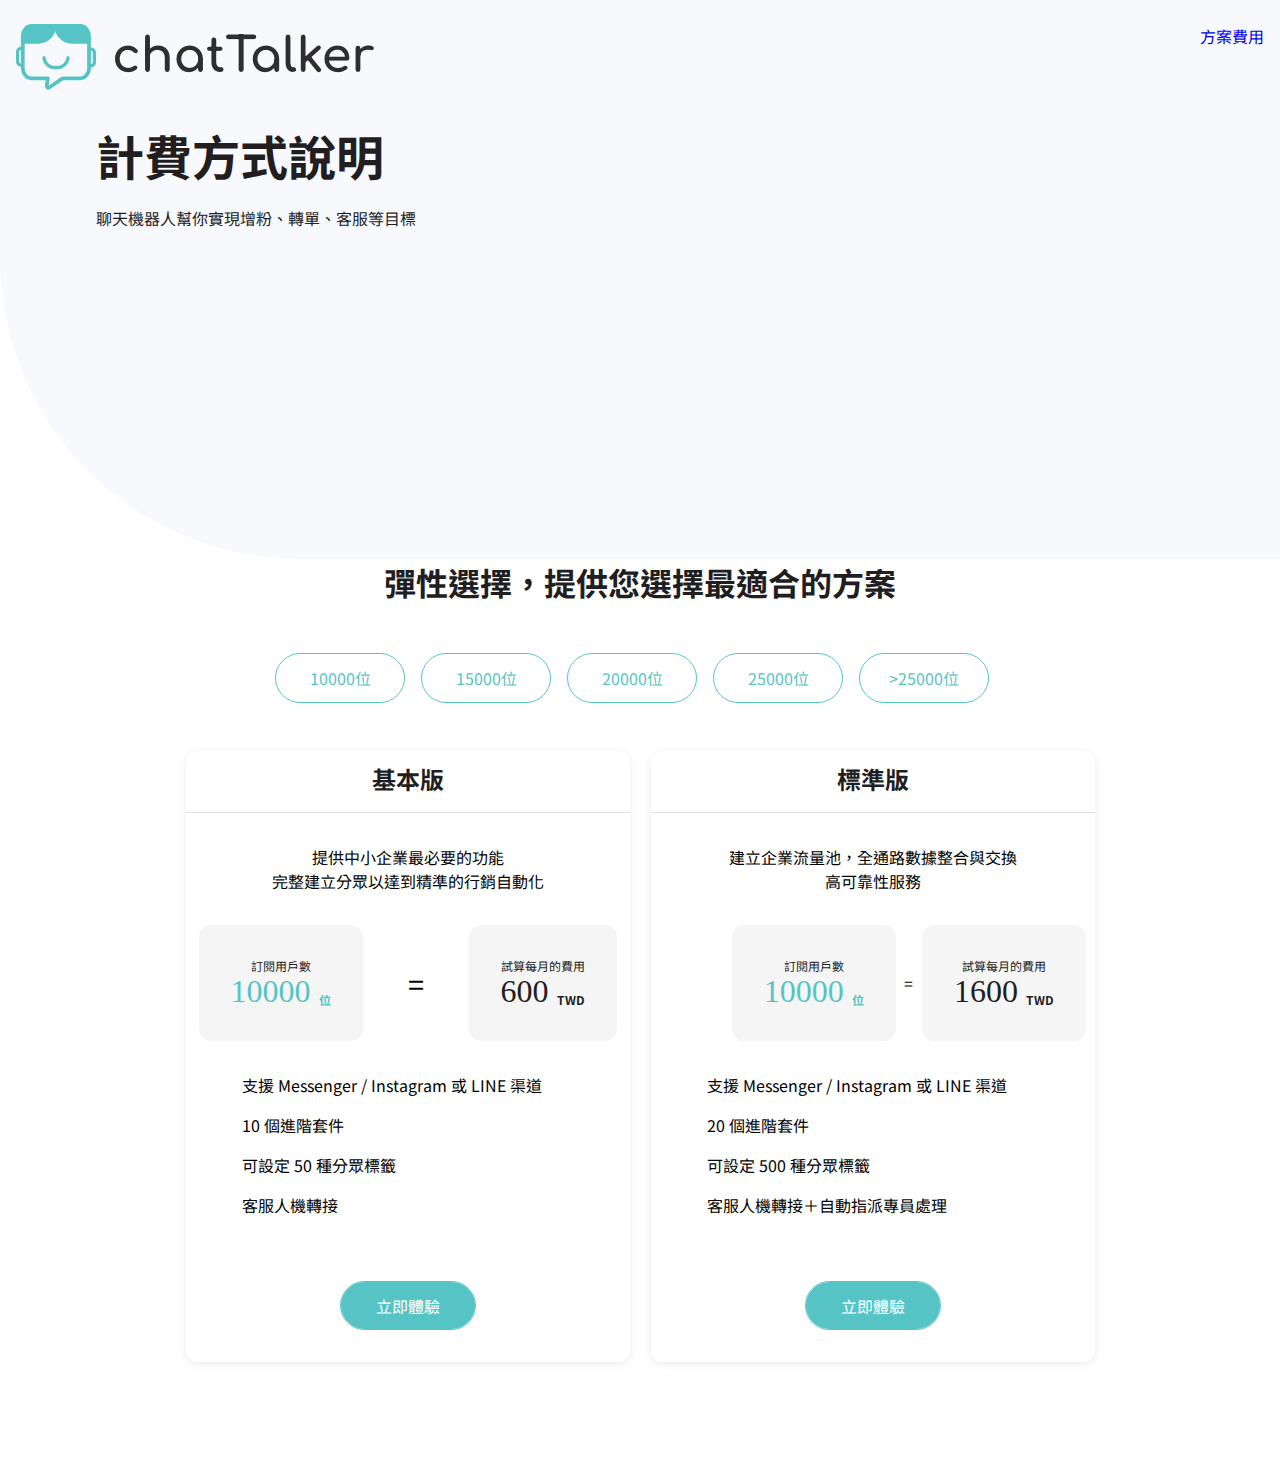
<file: 方案費用.html>
<!DOCTYPE html>
<html lang="en">
<head>
    <meta charset="UTF-8">
    <meta http-equiv="X-UA-Compatible" content="IE=edge">
    <meta name="viewport" content="width=device-width, initial-scale=1.0">
    <title>方案費用</title>
    <link rel="stylesheet" href="./Scss/all.css">
    <link rel="preconnect" href="https://fonts.googleapis.com">
    <link rel="preconnect" href="https://fonts.gstatic.com" crossorigin>
    <link href="https://fonts.googleapis.com/css2?family=Noto+Sans+TC:wght@400;700&display=swap" rel="stylesheet">
</head>
<body>
    <div class="background-header">
        <div class="header">
            <img src="./chatTalker_images/logo.png" alt="">
            <a href="#">方案費用</a>
        </div>
        <div class="content">
            <h2>計費方式說明</h2>
            <p>聊天機器人幫你實現增粉、轉單、客服等目標</p>
        </div>
    </div>
    <div class="wrap-content">
        <h2>彈性選擇，提供您選擇最適合的方案</h2>
        <ul>
            <li><a href="#">10000位</a></li>
            <li><a href="#">15000位</a></li>
            <li><a href="#">20000位</a></li>
            <li><a href="#">25000位</a></li>
            <li><a href="#">>25000位</a></li>
        </ul>
        <div class="card">
            <div class="card-left">
                <h3>基本版</h3>
                <p>提供中小企業最必要的功能<br>完整建立分眾以達到精準的行銷自動化</p>
                <div class="card-left-card">
                    <div class="left"><p>訂閱用戶數<br><span>10000</span><sub>位</sub></p></div>
                    <div><p>=</p></div>
                    <div class="right"><p>試算每月的費用<br><span>600</span><sub>TWD</sub></p>
                    </div>
                </div>
                <ul>
                    <li>支援 Messenger / Instagram 或 LINE 渠道</li>
                    <li>10 個進階套件</li>
                    <li>可設定 50 種分眾標籤</li>
                    <li>客服人機轉接</li>
                </ul>
                    <a href="#">立即體驗</a>
            </div>

            <div class="card-right">
                <h3>標準版</h3>
                <p>建立企業流量池，全通路數據整合與交換<br>高可靠性服務</p>
                <div class="card-right-card">
                    <p></p>
                    <div class="left">
                        <p>訂閱用戶數<br><span>10000</span><sub>位</sub></p></div>
                    <div>=</div>
                    <div class="right">
                        <p>試算每月的費用<br><span>1600</span><sub>TWD</sub></p></div>
                    </div>
                <ul>
                        <li>支援 Messenger / Instagram 或 LINE 渠道</li>
                        <li>20 個進階套件</li>
                        <li>可設定 500 種分眾標籤</li>
                        <li>客服人機轉接＋自動指派專員處理</li>
                </ul>
                    <a href="#">立即體驗</a>
            </div>
        </div>
    </div>
</body>
</html>
</file>
<file: Scss/all.css>
/* http://meyerweb.com/eric/tools/css/reset/ 
   v2.0 | 20110126
   License: none (public domain)
*/
html,
body,
div,
span,
applet,
object,
iframe,
h1,
h2,
h3,
h4,
h5,
h6,
p,
blockquote,
pre,
a,
abbr,
acronym,
address,
big,
cite,
code,
del,
dfn,
em,
img,
ins,
kbd,
q,
s,
samp,
small,
strike,
strong,
sub,
sup,
tt,
var,
b,
u,
i,
center,
dl,
dt,
dd,
ol,
ul,
li,
fieldset,
form,
label,
legend,
table,
caption,
tbody,
tfoot,
thead,
tr,
th,
td,
article,
aside,
canvas,
details,
embed,
figure,
figcaption,
footer,
header,
hgroup,
menu,
nav,
output,
ruby,
section,
summary,
time,
mark,
audio,
video {
  margin: 0;
  padding: 0;
  border: 0;
  font-size: 100%;
  font: inherit;
  vertical-align: baseline;
}

/* HTML5 display-role reset for older browsers */
article,
aside,
details,
figcaption,
figure,
footer,
header,
hgroup,
menu,
nav,
section {
  display: block;
}

body {
  line-height: 1;
}

ol,
ul {
  list-style: none;
}

blockquote,
q {
  quotes: none;
}

blockquote:before,
blockquote:after,
q:before,
q:after {
  content: '';
  content: none;
}

table {
  border-collapse: collapse;
  border-spacing: 0;
}

*,
*:before,
*:after {
  -webkit-box-sizing: border-box;
          box-sizing: border-box;
}

body {
  font-family: 'Noto Sans TC', sans-serif;
  line-height: 1.5;
}

img {
  max-width: 100%;
  height: auto;
}

a {
  text-decoration: none;
}

sub {
  vertical-align: sub;
}

.wrap {
  background-image: url("https://raw.githubusercontent.com/hexschool/webLayoutTraining1st/master/chatTalker_images/bg_home.svg");
  background-repeat: no-repeat;
  background-size: 1200px;
  background-position: right top;
}

@media (max-width: 768px) {
  .wrap {
    background-image: url("https://raw.githubusercontent.com/hexschool/webLayoutTraining1st/master/chatTalker_images/bg_home_sm.svg");
    background-size: 400px;
    background-position: left 50% top 7%;
  }
}

@media (max-width: 576px) {
  .wrap {
    background-size: 300px;
    background-position: left 50% top 7%;
  }
}

.container {
  max-width: 1120px;
  margin: 0 auto;
  padding-left: 16px;
  padding-right: 16px;
}

@media (max-width: 768px) {
  .container {
    max-width: 100%;
    padding: 0;
  }
}

.header {
  padding-top: 24px;
  padding-bottom: 30px;
  display: -webkit-box;
  display: -ms-flexbox;
  display: flex;
  -webkit-box-pack: justify;
      -ms-flex-pack: justify;
          justify-content: space-between;
}

.header img {
  max-width: 100%;
}

.header .logo-link {
  text-align: center;
  padding-top: 8px;
  width: 128px;
  height: 40px;
  font: normal normal normal 16px/24px Noto Sans TC;
  color: #ffffff;
  background: #ff5d50 0% 0% no-repeat padding-box;
  border-radius: 22px;
}

.header .logo-link:hover {
  background: blue;
  color: yellow;
}

@media (max-width: 768px) {
  .header {
    max-width: 100%;
    -webkit-box-pack: space-evenly;
        -ms-flex-pack: space-evenly;
            justify-content: space-evenly;
    margin-bottom: 32px;
    border-bottom: 2px solid #ffd153;
  }
  .header img {
    width: 30%;
  }
}

@media (max-width: 576px) {
  .header img {
    width: 50%;
  }
}

.header-content {
  display: -webkit-box;
  display: -ms-flexbox;
  display: flex;
  -webkit-box-pack: justify;
      -ms-flex-pack: justify;
          justify-content: space-between;
  -webkit-box-align: center;
      -ms-flex-align: center;
          align-items: center;
  padding-bottom: 100px;
  height: 100vh;
}

.header-content .content-left {
  display: -webkit-box;
  display: -ms-flexbox;
  display: flex;
  -webkit-box-orient: vertical;
  -webkit-box-direction: normal;
      -ms-flex-direction: column;
          flex-direction: column;
  -webkit-box-pack: center;
      -ms-flex-pack: center;
          justify-content: center;
}

.header-content .content-left h1 {
  font: normal normal bold 18px/26px Noto Sans TC;
  color: #56c4c5;
}

.header-content .content-left h2 {
  padding-top: 8px;
  padding-bottom: 16px;
  font: normal normal bold 48px/70px Noto Sans TC;
  color: #221e1f;
}

.header-content .content-left p {
  font: normal normal normal 20px/29px Noto Sans TC;
  color: #221e1f;
}

.header-content img {
  width: 532px;
  height: 534px;
}

@media (max-width: 768px) {
  .header-content {
    max-width: 100%;
    display: -webkit-box;
    display: -ms-flexbox;
    display: flex;
    -webkit-box-orient: vertical;
    -webkit-box-direction: normal;
        -ms-flex-direction: column;
            flex-direction: column;
  }
  .header-content img {
    max-width: 50%;
  }
}

@media (max-width: 576px) {
  .header-content .content-left {
    padding-left: 20px;
  }
  .header-content .content-left h2 {
    font: normal normal bold 32px/46px Noto Sans TC;
  }
  .header-content .content-left p {
    font: normal normal normal 16px/24px Noto Sans TC;
  }
}

.content-community {
  margin-bottom: 100px;
}

.content-community h2 {
  text-align: center;
  font: normal normal bold 32px/46px Noto Sans TC;
  padding-bottom: 48px;
  color: #221e1f;
}

.content-community ul {
  display: -webkit-box;
  display: -ms-flexbox;
  display: flex;
  -ms-flex-pack: distribute;
      justify-content: space-around;
  -ms-flex-wrap: wrap;
      flex-wrap: wrap;
}

.content-community ul li {
  display: -webkit-box;
  display: -ms-flexbox;
  display: flex;
  -webkit-box-orient: vertical;
  -webkit-box-direction: normal;
      -ms-flex-direction: column;
          flex-direction: column;
  -webkit-box-align: center;
      -ms-flex-align: center;
          align-items: center;
  width: 33%;
  padding-left: 8px;
  padding-right: 8px;
}

.content-community ul li img {
  width: 90px;
  height: 90px;
}

.content-community ul li h3 {
  text-align: center;
  font: normal normal bold 24px/35px Noto Sans TC;
  padding-top: 24px;
  padding-bottom: 24px;
  color: #221e1f;
}

.content-community ul li p {
  text-align: center;
  font: normal normal normal 16px/24px Noto Sans TC;
  color: #747474;
}

@media (max-width: 768px) {
  .content-community {
    max-width: 100%;
  }
  .content-community ul li h3 {
    font: normal normal bold 18px/26px Noto Sans TC;
  }
  .content-community ul li p {
    text-align: start;
  }
}

@media (max-width: 576px) {
  .content-community ul {
    max-width: 100%;
    display: -webkit-box;
    display: -ms-flexbox;
    display: flex;
    -webkit-box-orient: vertical;
    -webkit-box-direction: normal;
        -ms-flex-direction: column;
            flex-direction: column;
    -ms-flex-line-pack: center;
        align-content: center;
  }
  .content-community ul li {
    padding-bottom: 24px;
  }
  .content-community ul li h3 {
    width: 184px;
  }
  .content-community ul li p {
    width: 240px;
    text-align: center;
  }
}

.content-card-head {
  margin-bottom: 100px;
}

.content-card-head h2 {
  text-align: center;
  font: normal normal bold 32px/46px Noto Sans TC;
  padding-bottom: 16px;
  color: #221e1f;
}

.content-card-head p {
  text-align: center;
  font: normal normal normal 20px/29px Noto Sans TC;
  padding-bottom: 48px;
  color: #221e1f;
}

.content-card-head ul {
  display: -webkit-box;
  display: -ms-flexbox;
  display: flex;
  -ms-flex-wrap: wrap;
      flex-wrap: wrap;
  margin-right: -8px;
  margin-left: -8px;
}

.content-card-head ul li {
  width: 23%;
  margin-right: 8px;
  margin-left: 8px;
  margin-bottom: 24px;
  -webkit-box-shadow: 0px 2px 10px #00000014;
          box-shadow: 0px 2px 10px #00000014;
  border-radius: 12px;
}

.content-card-head ul li img {
  border-radius: 12px 12px 0px 0px;
}

.content-card-head ul li h4 {
  text-align: center;
  font: normal normal bold 16px/24px Noto Sans TC;
  color: #56c4c5;
}

.content-card-head ul li p {
  text-align: center;
  font: normal normal normal 16px/24px Noto Sans TC;
  color: #221e1f;
  padding-bottom: 24px;
}

@media (max-width: 768px) {
  .content-card-head ul {
    display: -webkit-box;
    display: -ms-flexbox;
    display: flex;
    -ms-flex-wrap: nowrap;
        flex-wrap: nowrap;
    max-width: 100%;
    padding-left: 16px;
  }
  .content-card-head ul li {
    width: 50%;
  }
}

@media (max-width: 576px) {
  .content-card-head ul {
    max-width: 100%;
    -ms-flex-wrap: wrap;
        flex-wrap: wrap;
  }
  .content-card-head ul li {
    width: 100%;
  }
}

.content-card-body {
  display: -webkit-box;
  display: -ms-flexbox;
  display: flex;
  -webkit-box-orient: horizontal;
  -webkit-box-direction: reverse;
      -ms-flex-direction: row-reverse;
          flex-direction: row-reverse;
  max-width: 992px;
}

@media (max-width: 768px) {
  .content-card-body {
    max-width: 100%;
    -webkit-box-pack: center;
        -ms-flex-pack: center;
            justify-content: center;
    -ms-flex-wrap: wrap;
        flex-wrap: wrap;
  }
}

@media (max-width: 576px) {
  .content-card-body {
    -webkit-box-orient: vertical;
    -webkit-box-direction: normal;
        -ms-flex-direction: column;
            flex-direction: column;
    -webkit-box-align: center;
        -ms-flex-align: center;
            align-items: center;
  }
}

.content-card-body .content-card-body-left {
  margin-bottom: 100px;
  max-width: 50%;
}

.content-card-body .content-card-body-left .left-img {
  width: 86px;
  background: #ffffff 0% 0% no-repeat padding-box;
  -webkit-box-shadow: 0px 2px 10px #00000014;
          box-shadow: 0px 2px 10px #00000014;
  border-radius: 50%;
  text-align: center;
  padding: 15px;
}

.content-card-body .content-card-body-left ul {
  display: -webkit-box;
  display: -ms-flexbox;
  display: flex;
  -ms-flex-wrap: wrap;
      flex-wrap: wrap;
}

.content-card-body .content-card-body-left ul li {
  display: -webkit-box;
  display: -ms-flexbox;
  display: flex;
  -webkit-box-orient: vertical;
  -webkit-box-direction: normal;
      -ms-flex-direction: column;
          flex-direction: column;
  width: 40%;
  padding-top: 32px;
  padding-left: 32px;
  padding-bottom: 48px;
  padding-right: 32px;
  margin-right: 48px;
  margin-bottom: 28px;
  background: #ffffff 0% 0% no-repeat padding-box;
  -webkit-box-shadow: 0px 2px 10px #00000014;
          box-shadow: 0px 2px 10px #00000014;
  border-radius: 12px;
}

.content-card-body .content-card-body-left ul li h3 {
  padding-top: 24px;
  padding-bottom: 16px;
  font: normal normal bold 18px/26px Noto Sans TC;
  color: #221e1f;
}

.content-card-body .content-card-body-left ul li p {
  padding-bottom: 48px;
  font: normal normal normal 16px/24px Noto Sans TC;
  color: #221e1f;
}

@media (max-width: 768px) {
  .content-card-body .content-card-body-left ul {
    -webkit-box-pack: center;
        -ms-flex-pack: center;
            justify-content: center;
  }
  .content-card-body .content-card-body-left ul li {
    width: 100%;
  }
}

@media (max-width: 576px) {
  .content-card-body .content-card-body-left {
    width: 100%;
  }
}

.content-card-body .content-card-body-right {
  width: 50%;
  padding-left: 137px;
  display: -webkit-box;
  display: -ms-flexbox;
  display: flex;
  -webkit-box-orient: vertical;
  -webkit-box-direction: normal;
      -ms-flex-direction: column;
          flex-direction: column;
  -webkit-box-pack: center;
      -ms-flex-pack: center;
          justify-content: center;
}

.content-card-body .content-card-body-right h2 {
  color: #221e1f;
  font: normal normal bold 32px/46px Noto Sans TC;
  padding-bottom: 16px;
}

.content-card-body .content-card-body-right p {
  font: normal normal normal 18px/26px Noto Sans TC;
  color: #221e1f;
  padding-bottom: 24px;
}

.content-card-body .content-card-body-right a {
  width: 136px;
  text-align: center;
  color: #ffffff;
  background: #56c4c5 0% 0% no-repeat padding-box;
  border: 1px solid #56c4c5;
  border-radius: 27px;
  padding-top: 12px;
  padding-bottom: 12px;
}

@media (max-width: 768px) {
  .content-card-body .content-card-body-right {
    max-width: 40%;
    display: -webkit-box;
    display: -ms-flexbox;
    display: flex;
    padding: 0;
  }
  .content-card-body .content-card-body-right a {
    margin-bottom: 20px;
  }
}

@media (max-width: 576px) {
  .content-card-body .content-card-body-right {
    -webkit-box-align: center;
        -ms-flex-align: center;
            align-items: center;
    max-width: 100%;
  }
  .content-card-body .content-card-body-right p {
    text-align: center;
  }
}

.content-footer {
  position: relative;
  margin-bottom: 100px;
}

.content-footer h2 {
  padding-bottom: 104px;
  text-align: center;
  font: normal normal bold 32px/46px Noto Sans TC;
  color: #221e1f;
}

.content-footer ul {
  display: -webkit-box;
  display: -ms-flexbox;
  display: flex;
}

.content-footer ul li {
  margin-right: 16px;
  background: #ffffff 0% 0% no-repeat padding-box;
  -webkit-box-shadow: 0px 2px 10px #00000014;
          box-shadow: 0px 2px 10px #00000014;
  border-radius: 12px;
}

.content-footer ul li p {
  padding-top: 48px;
  padding-left: 32px;
  padding-bottom: 24px;
  border-bottom: 1px solid #dddddd;
}

.content-footer ul li img {
  position: absolute;
  top: 90px;
  border-radius: 50%;
  width: 80px;
  height: 80px;
}

.content-footer ul li .user {
  display: -webkit-box;
  display: -ms-flexbox;
  display: flex;
  -webkit-box-orient: vertical;
  -webkit-box-direction: normal;
      -ms-flex-direction: column;
          flex-direction: column;
  -webkit-box-pack: center;
      -ms-flex-pack: center;
          justify-content: center;
  padding-left: 32px;
}

.content-footer ul li .user h4 {
  padding-top: 24px;
  padding-bottom: 8px;
  font: normal normal bold 16px/24px Noto Sans TC;
  color: #221e1f;
}

.content-footer ul li .user p {
  text-align: left;
  padding: 0;
  padding-bottom: 24px;
  border-bottom: 0px;
}

.content-footer ul li .user .info-name {
  display: -webkit-box;
  display: -ms-flexbox;
  display: flex;
  -webkit-box-pack: justify;
      -ms-flex-pack: justify;
          justify-content: space-between;
}

.content-footer ul li .user .info-name .star {
  display: -webkit-box;
  display: -ms-flexbox;
  display: flex;
  -webkit-box-pack: justify;
      -ms-flex-pack: justify;
          justify-content: space-between;
}

.content-footer ul li .user .info-name .star li {
  height: 20px;
  margin: 0;
}

.content-footer ul li .user .info-name .star img {
  position: static;
  height: 20px;
  width: 30px;
}

.content-footer .pagination {
  display: -webkit-box;
  display: -ms-flexbox;
  display: flex;
  -webkit-box-pack: center;
      -ms-flex-pack: center;
          justify-content: center;
  padding-top: 24px;
}

.content-footer .pagination li {
  width: 10px;
  height: 10px;
  background: #dddddd 0% 0% no-repeat padding-box;
  border-radius: 50px;
}

.content-footer .pagination .yel {
  width: 16px;
  height: 10px;
  background: #ffd153 0% 0% no-repeat padding-box;
}

@media (max-width: 768px) {
  .content-footer {
    max-width: 100%;
  }
  .content-footer ul {
    -webkit-box-pack: center;
        -ms-flex-pack: center;
            justify-content: center;
  }
  .content-footer ul .info3 {
    display: none;
  }
}

@media (max-width: 1120px) {
  .content-footer ul .info2 {
    display: none;
  }
}

@media (max-width: 576px) {
  .content-footer ul .info2 {
    display: none;
  }
}

.footer-banner {
  margin: 0 auto;
  padding-top: 260px;
  background-image: url("https://raw.githubusercontent.com/hexschool/webLayoutTraining1st/master/chatTalker_images/home_footer.svg");
  background-size: contain;
  background-repeat: no-repeat;
  background-position: top center;
  max-width: 100%;
}

@media (max-width: 768px) {
  .footer-banner {
    max-width: 100%;
    background-image: url("https://raw.githubusercontent.com/hexschool/webLayoutTraining1st/master/chatTalker_images/footer_sm.svg");
    height: 100vh;
  }
}

@media (max-width: 768px) {
  .footer-banner {
    height: 80vh;
  }
}

.footer-banner .footer-info {
  margin: 0 auto;
  display: -webkit-box;
  display: -ms-flexbox;
  display: flex;
  -webkit-box-orient: vertical;
  -webkit-box-direction: normal;
      -ms-flex-direction: column;
          flex-direction: column;
  -webkit-box-align: center;
      -ms-flex-align: center;
          align-items: center;
}

@media (max-width: 768px) {
  .footer-banner .footer-info {
    padding-top: 190px;
  }
}

@media (max-width: 576px) {
  .footer-banner .footer-info {
    padding-top: 170px;
  }
}

.footer-banner .footer-info h2 {
  text-align: center;
  font: normal normal bold 32px/46px Noto Sans TC;
  color: #221e1f;
  margin-bottom: 60px;
}

.footer-banner .footer-info a {
  padding: 12px 32px 12px 32px;
  background: #56c4c5 0% 0% no-repeat padding-box;
  border-radius: 27px;
  font: normal normal normal 18px/26px Comfortaa;
  color: #FFFFFF;
}

.footer p {
  padding: 16px 0 16px 0;
  text-align: center;
  background: #f5f5f5 0% 0% no-repeat padding-box;
}

.top {
  position: fixed;
  top: 67%;
  right: 48px;
  z-index: 3;
}

@media (max-width: 768px) {
  .top {
    right: 22px;
  }
}

.top-2 {
  position: fixed;
  top: 67%;
  right: 15%;
  z-index: 3;
}

@media (max-width: 768px) {
  .top-2 {
    right: 10px;
  }
}

@media (max-width: 576px) {
  .top-2 {
    right: 0;
  }
}

.headerTop {
  max-width: 1120px;
  margin: 0 auto;
  max-width: 100%;
  padding-top: 24px;
  padding-bottom: 30px;
  display: -webkit-box;
  display: -ms-flexbox;
  display: flex;
  -ms-flex-pack: distribute;
      justify-content: space-around;
}

@media (max-width: 768px) {
  .headerTop {
    -ms-flex-pack: distribute;
        justify-content: space-around;
    border-bottom: 2px solid #FFD153;
    background-color: #FFFFFF;
  }
}

.headerTop img {
  max-width: 218px;
}

.headerTop a {
  display: -webkit-box;
  display: -ms-flexbox;
  display: flex;
  -webkit-box-pack: center;
      -ms-flex-pack: center;
          justify-content: center;
  -webkit-box-align: center;
      -ms-flex-align: center;
          align-items: center;
  width: 128px;
  height: 40px;
  font: normal normal normal 16px/24px Noto Sans TC;
  color: #ffffff;
  background: #ff5d50 0% 0% no-repeat padding-box;
  border-radius: 22px;
}

.headerTop a:hover {
  background: blue;
  color: yellow;
}

.background-header {
  padding: 0 16px;
  background: #f7f9fd 0% 0% no-repeat padding-box;
  border-radius: 0px 0px 0px 300px;
  height: 470px;
  background-image: url("https://raw.githubusercontent.com/hexschool/webLayoutTraining1st/master/chatTalker_images/banner.svg");
  background-position: top right 250px;
  background-repeat: no-repeat;
  height: 559px;
}

@media (max-width: 768px) {
  .background-header {
    background-image: url("https://raw.githubusercontent.com/hexschool/webLayoutTraining1st/master/chatTalker_images/banner.svg");
    background-position: top 75px left;
  }
}

@media (max-width: 576px) {
  .background-header {
    background-image: url("https://raw.githubusercontent.com/hexschool/webLayoutTraining1st/master/chatTalker_images/banner_sm.svg");
    background-position: top  left;
    background-size: 100%;
    height: 800px;
  }
}

.background-header .content {
  max-width: 1120px;
  padding: 0 16px;
  margin: 0 auto;
}

@media (max-width: 768px) {
  .background-header .content {
    max-width: 100%;
    padding-top: 250px;
    padding-left: 50px;
  }
}

@media (max-width: 576px) {
  .background-header .content {
    padding-top: 48px;
    padding-left: 20px;
  }
}

.background-header .content h2 {
  font: normal normal bold 48px/70px Noto Sans TC;
  color: #221e1f;
  padding-bottom: 16px;
}

.background-header .content p {
  font: normal normal normal 16px/24px Noto Sans TC;
  color: #221e1f;
}

.wrap-content {
  max-width: 1120px;
  margin: 0 auto;
}

.wrap-content h2 {
  text-align: center;
  margin-bottom: 48px;
  font: normal normal bold 32px/46px Noto Sans TC;
  color: #221e1f;
}

.wrap-content ul {
  display: -webkit-box;
  display: -ms-flexbox;
  display: flex;
  -webkit-box-pack: center;
      -ms-flex-pack: center;
          justify-content: center;
  margin-bottom: 48px;
}

@media (max-width: 576px) {
  .wrap-content ul {
    -ms-flex-wrap: wrap;
        flex-wrap: wrap;
  }
}

.wrap-content ul li {
  margin-right: 16px;
}

@media (max-width: 576px) {
  .wrap-content ul li {
    margin-bottom: 16px;
  }
}

.wrap-content ul li a {
  display: -webkit-box;
  display: -ms-flexbox;
  display: flex;
  -webkit-box-pack: center;
      -ms-flex-pack: center;
          justify-content: center;
  -webkit-box-align: center;
      -ms-flex-align: center;
          align-items: center;
  width: 130px;
  height: 50px;
  background: #ffffff 0% 0% no-repeat padding-box;
  border: 1px solid #56c4c5;
  border-radius: 27px;
  color: #56c4c5;
}

.wrap-content ul li a:hover {
  background: #56c4c5 0% 0% no-repeat padding-box;
  color: #ffffff;
}

.wrap-content .bg-blue {
  background: #56c4c5 0% 0% no-repeat padding-box;
  color: #ffffff;
}

.wrap-content .card {
  display: -webkit-box;
  display: -ms-flexbox;
  display: flex;
  -webkit-box-pack: center;
      -ms-flex-pack: center;
          justify-content: center;
  max-width: 100%;
  margin-bottom: 100px;
}

@media (max-width: 768px) {
  .wrap-content .card {
    -ms-flex-wrap: wrap;
        flex-wrap: wrap;
  }
}

.wrap-content h3 {
  text-align: center;
  padding-top: 10px;
  font: normal normal bold 24px/35px Noto Sans TC;
  color: #221e1f;
  border-bottom: 1px solid #dddddd;
  padding-bottom: 16px;
}

.wrap-content .card-left {
  width: 444px;
  margin-right: 21px;
  background: #ffffff 0% 0% no-repeat padding-box;
  -webkit-box-shadow: 0px 2px 10px #00000014;
          box-shadow: 0px 2px 10px #00000014;
  border-radius: 12px;
}

@media (max-width: 768px) {
  .wrap-content .card-left {
    margin-bottom: 16px;
    margin-left: 16px;
  }
}

.wrap-content .card-left p {
  text-align: center;
  padding: 32px;
}

.wrap-content .card-left .card-left-card {
  display: -webkit-box;
  display: -ms-flexbox;
  display: flex;
  -webkit-box-pack: space-evenly;
      -ms-flex-pack: space-evenly;
          justify-content: space-evenly;
  -webkit-box-align: center;
      -ms-flex-align: center;
          align-items: center;
  margin-bottom: 32px;
}

.wrap-content .card-left .card-left-card p {
  font: normal normal normal 29px/42px Noto Sans TC;
}

.wrap-content .card-left .card-left-card .left {
  display: -webkit-box;
  display: -ms-flexbox;
  display: flex;
  -webkit-box-pack: center;
      -ms-flex-pack: center;
          justify-content: center;
  -webkit-box-align: center;
      -ms-flex-align: center;
          align-items: center;
  background: #f5f5f5 0% 0% no-repeat padding-box;
  border-radius: 12px;
}

.wrap-content .card-left .card-left-card .left p {
  font: normal normal normal 12px/17px Noto Sans TC;
  color: #221e1f;
}

.wrap-content .card-left .card-left-card .left p span {
  font: normal normal normal 32px/35px Comfortaa;
  color: #56c4c5;
}

.wrap-content .card-left .card-left-card .left p sub {
  padding-left: 8px;
  font: normal normal bold 12px/17px Noto Sans TC;
  color: #56c4c5;
}

.wrap-content .card-left .card-left-card .right {
  display: -webkit-box;
  display: -ms-flexbox;
  display: flex;
  -webkit-box-pack: center;
      -ms-flex-pack: center;
          justify-content: center;
  -webkit-box-align: center;
      -ms-flex-align: center;
          align-items: center;
  background: #f5f5f5 0% 0% no-repeat padding-box;
  border-radius: 12px;
}

.wrap-content .card-left .card-left-card .right p {
  font: normal normal normal 12px/17px Noto Sans TC;
  color: #221e1f;
}

.wrap-content .card-left .card-left-card .right p span {
  font: normal normal normal 32px/35px Comfortaa;
}

.wrap-content .card-left .card-left-card .right p sub {
  padding-left: 8px;
  font: normal normal bold 12px/17px Noto Sans TC;
}

.wrap-content .card-left ul {
  display: -webkit-box;
  display: -ms-flexbox;
  display: flex;
  -webkit-box-orient: vertical;
  -webkit-box-direction: normal;
      -ms-flex-direction: column;
          flex-direction: column;
}

.wrap-content .card-left ul li {
  padding-left: 56px;
  padding-bottom: 16px;
  font: normal normal normal 16px/24px Noto Sans TC;
  background-image: url("https://lishan-shih.github.io/chatTalker/images/checkmark-outline.svg");
  background-repeat: no-repeat;
  background-position: top left 20px;
}

.wrap-content .card-left a {
  display: -webkit-box;
  display: -ms-flexbox;
  display: flex;
  -webkit-box-pack: center;
      -ms-flex-pack: center;
          justify-content: center;
  -webkit-box-align: center;
      -ms-flex-align: center;
          align-items: center;
  margin: 0 auto;
  margin-bottom: 32px;
  width: 136px;
  height: 49px;
  background: #56C4C5 0% 0% no-repeat padding-box;
  border: 1px solid #56C4C5;
  border-radius: 27px;
  color: #FFFFFF;
}

.wrap-content .card-right {
  width: 444px;
  background: #ffffff 0% 0% no-repeat padding-box;
  -webkit-box-shadow: 0px 2px 10px #00000014;
          box-shadow: 0px 2px 10px #00000014;
  border-radius: 12px;
}

.wrap-content .card-right p {
  text-align: center;
  padding: 32px;
}

.wrap-content .card-right .card-right-card {
  display: -webkit-box;
  display: -ms-flexbox;
  display: flex;
  -webkit-box-pack: space-evenly;
      -ms-flex-pack: space-evenly;
          justify-content: space-evenly;
  -webkit-box-align: center;
      -ms-flex-align: center;
          align-items: center;
  margin-bottom: 32px;
}

.wrap-content .card-right .card-right-card p {
  font: normal normal normal 29px/42px Noto Sans TC;
}

.wrap-content .card-right .card-right-card .left {
  display: -webkit-box;
  display: -ms-flexbox;
  display: flex;
  -webkit-box-pack: center;
      -ms-flex-pack: center;
          justify-content: center;
  -webkit-box-align: center;
      -ms-flex-align: center;
          align-items: center;
  background: #f5f5f5 0% 0% no-repeat padding-box;
  border-radius: 12px;
}

.wrap-content .card-right .card-right-card .left p {
  font: normal normal normal 12px/17px Noto Sans TC;
  color: #221e1f;
}

.wrap-content .card-right .card-right-card .left p span {
  font: normal normal normal 32px/35px Comfortaa;
  color: #56c4c5;
}

.wrap-content .card-right .card-right-card .left p sub {
  padding-left: 8px;
  font: normal normal bold 12px/17px Noto Sans TC;
  color: #56c4c5;
}

.wrap-content .card-right .card-right-card .right {
  display: -webkit-box;
  display: -ms-flexbox;
  display: flex;
  -webkit-box-pack: center;
      -ms-flex-pack: center;
          justify-content: center;
  -webkit-box-align: center;
      -ms-flex-align: center;
          align-items: center;
  background: #f5f5f5 0% 0% no-repeat padding-box;
  border-radius: 12px;
}

.wrap-content .card-right .card-right-card .right p {
  font: normal normal normal 12px/17px Noto Sans TC;
  color: #221e1f;
}

.wrap-content .card-right .card-right-card .right p span {
  font: normal normal normal 32px/35px Comfortaa;
}

.wrap-content .card-right .card-right-card .right p sub {
  padding-left: 8px;
  font: normal normal bold 12px/17px Noto Sans TC;
}

.wrap-content .card-right ul {
  display: -webkit-box;
  display: -ms-flexbox;
  display: flex;
  -webkit-box-orient: vertical;
  -webkit-box-direction: normal;
      -ms-flex-direction: column;
          flex-direction: column;
}

.wrap-content .card-right ul li {
  padding-left: 56px;
  padding-bottom: 16px;
  font: normal normal normal 16px/24px Noto Sans TC;
  background-image: url("https://lishan-shih.github.io/chatTalker/images/checkmark-outline.svg");
  background-repeat: no-repeat;
  background-position: top left 20px;
}

.wrap-content .card-right a {
  display: -webkit-box;
  display: -ms-flexbox;
  display: flex;
  -webkit-box-pack: center;
      -ms-flex-pack: center;
          justify-content: center;
  -webkit-box-align: center;
      -ms-flex-align: center;
          align-items: center;
  margin: 0 auto;
  margin-bottom: 32px;
  width: 136px;
  height: 49px;
  background: #56C4C5 0% 0% no-repeat padding-box;
  border: 1px solid #56C4C5;
  border-radius: 27px;
  color: #FFFFFF;
}

.wrap-content .content-footer .blue {
  color: #56C4C5;
  font-weight: bold;
}

.wrap-content .content-footer h2 {
  padding: 0;
}

.wrap-content .content-footer ul {
  display: -webkit-box;
  display: -ms-flexbox;
  display: flex;
  -webkit-box-orient: vertical;
  -webkit-box-direction: normal;
      -ms-flex-direction: column;
          flex-direction: column;
  -webkit-box-align: center;
      -ms-flex-align: center;
          align-items: center;
}

.wrap-content .content-footer ul li {
  width: 100%;
  margin-bottom: 16px;
  background: #FFFFFF 0% 0% no-repeat padding-box;
  -webkit-box-shadow: 0px 2px 10px #00000014;
          box-shadow: 0px 2px 10px #00000014;
  border-radius: 12px;
}

@media (max-width: 1120px) {
  .wrap-content .content-footer ul li {
    max-width: 100%;
  }
}

@media (max-width: 768px) {
  .wrap-content .content-footer ul li {
    max-width: 100%;
  }
}

.wrap-content .content-footer ul li a {
  width: 100%;
  -webkit-box-pack: start;
      -ms-flex-pack: start;
          justify-content: start;
  padding-left: 32px;
  border: none;
  font: normal normal normal 18px/28px Noto Sans TC;
  color: #221E1F;
}

.wrap-content .content-footer ul li a p {
  width: 100%;
}

@media (max-width: 1120px) {
  .wrap-content .content-footer ul li a {
    max-width: 100%;
  }
}

@media (max-width: 768px) {
  .wrap-content .content-footer ul li a {
    max-width: 100%;
  }
}

.wrap-content .content-footer ul li a:hover {
  color: #56c4c5;
  background-color: #f5f5f5;
}

.wrap-content .content-footer ul li .plus {
  background-image: url("https://yanchengwww.github.io/chatTalkerAI/image/icon_plus.svg");
  background-position: center right 20px;
  background-size: 20px;
  background-repeat: no-repeat;
}

.wrap-content .content-footer ul li .minus {
  background-image: url("https://yanchengwww.github.io/chatTalkerAI/image/icon_minus.svg");
  background-position: center right 20px;
  background-size: 20px;
  background-repeat: no-repeat;
}

.wrap-content .content-footer ul li .answer {
  display: none;
  padding-top: 16px;
  font: normal normal normal 16px/32px Noto Sans TC;
  color: #747474;
  border: none;
}

.wrap-content .content-footer ul li .answer.active {
  display: block;
}
/*# sourceMappingURL=all.css.map */
</file>
